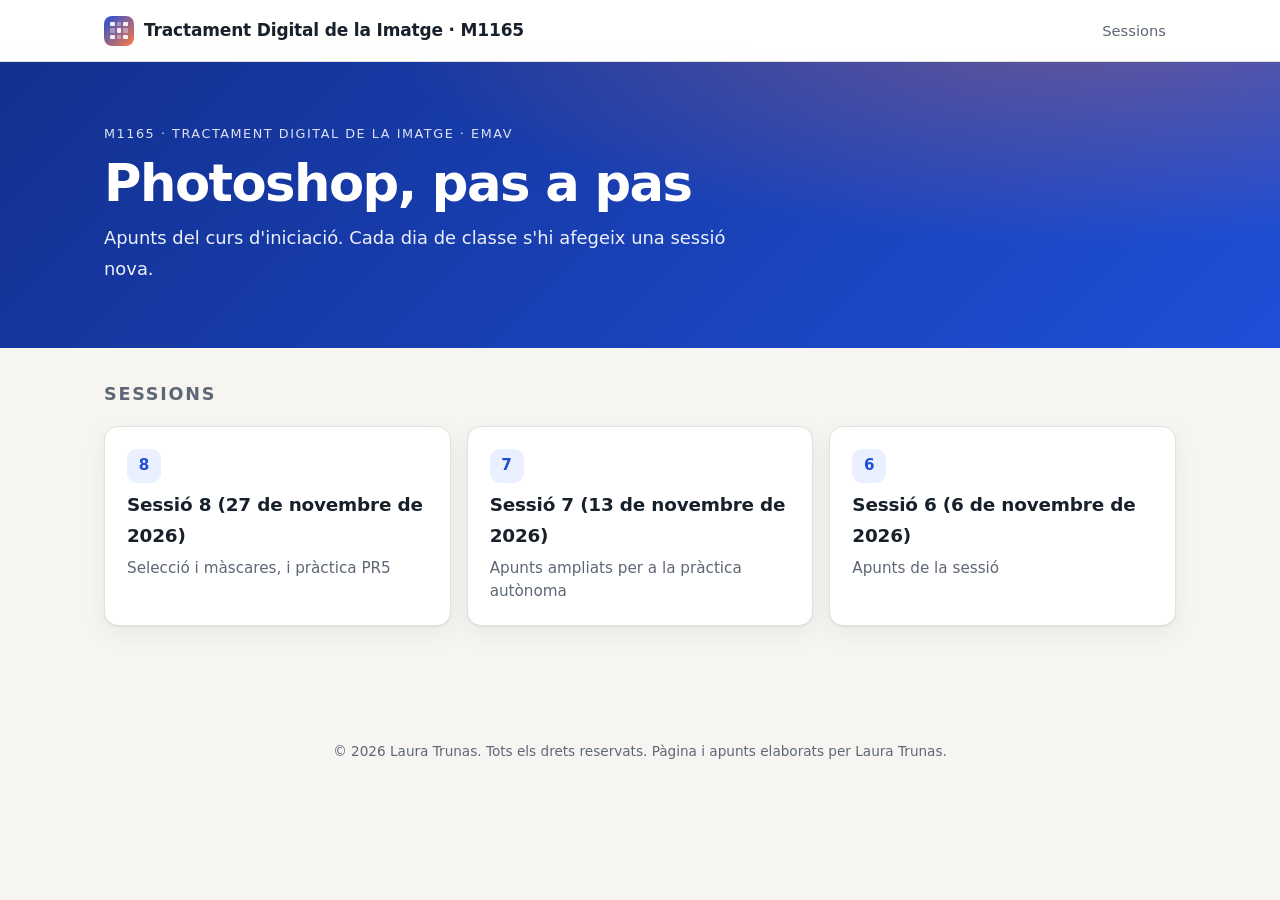
<file: index.html>
<!doctype html>
<html lang="ca"><head><meta charset="utf-8"><meta name="viewport" content="width=device-width,initial-scale=1">
<title>Photoshop · M1165 Tractament Digital de la Imatge</title><link rel="stylesheet" href="style.css"></head>
<body><div class="bar"><div class="in"><a class="brand" href="index.html"><span class="logo"><i></i><i></i><i></i><i></i><i></i><i></i><i></i><i></i><i></i></span> Tractament Digital de la Imatge · M1165</a><span class="sp"></span><a class="nav" href="index.html">Sessions</a></div></div>
<header class="hero"><div class="in"><span class="eyebrow">M1165 · Tractament Digital de la Imatge · EMAV</span>
<h1>Photoshop, pas a pas</h1>
<p>Apunts del curs d'iniciació. Cada dia de classe s'hi afegeix una sessió nova.</p></div></header>
<main class="wrap"><h2 class="sec">Sessions</h2>
<ul class="cards">
<li><a class="card" href="sessio-8.html"><span class="num">8</span><b>Sessió 8 (27 de novembre de 2026)</b><span>Selecció i màscares, i pràctica PR5</span></a></li>
<li><a class="card" href="sessio-7.html"><span class="num">7</span><b>Sessió 7 (13 de novembre de 2026)</b><span>Apunts ampliats per a la pràctica autònoma</span></a></li>
<li><a class="card" href="sessio-6.html"><span class="num">6</span><b>Sessió 6 (6 de novembre de 2026)</b><span>Apunts de la sessió</span></a></li>
</ul></main>
<footer><p class="copy">© 2026 Laura Trunas. Tots els drets reservats. Pàgina i apunts elaborats per Laura Trunas.</p></footer>
</body></html>
</file>
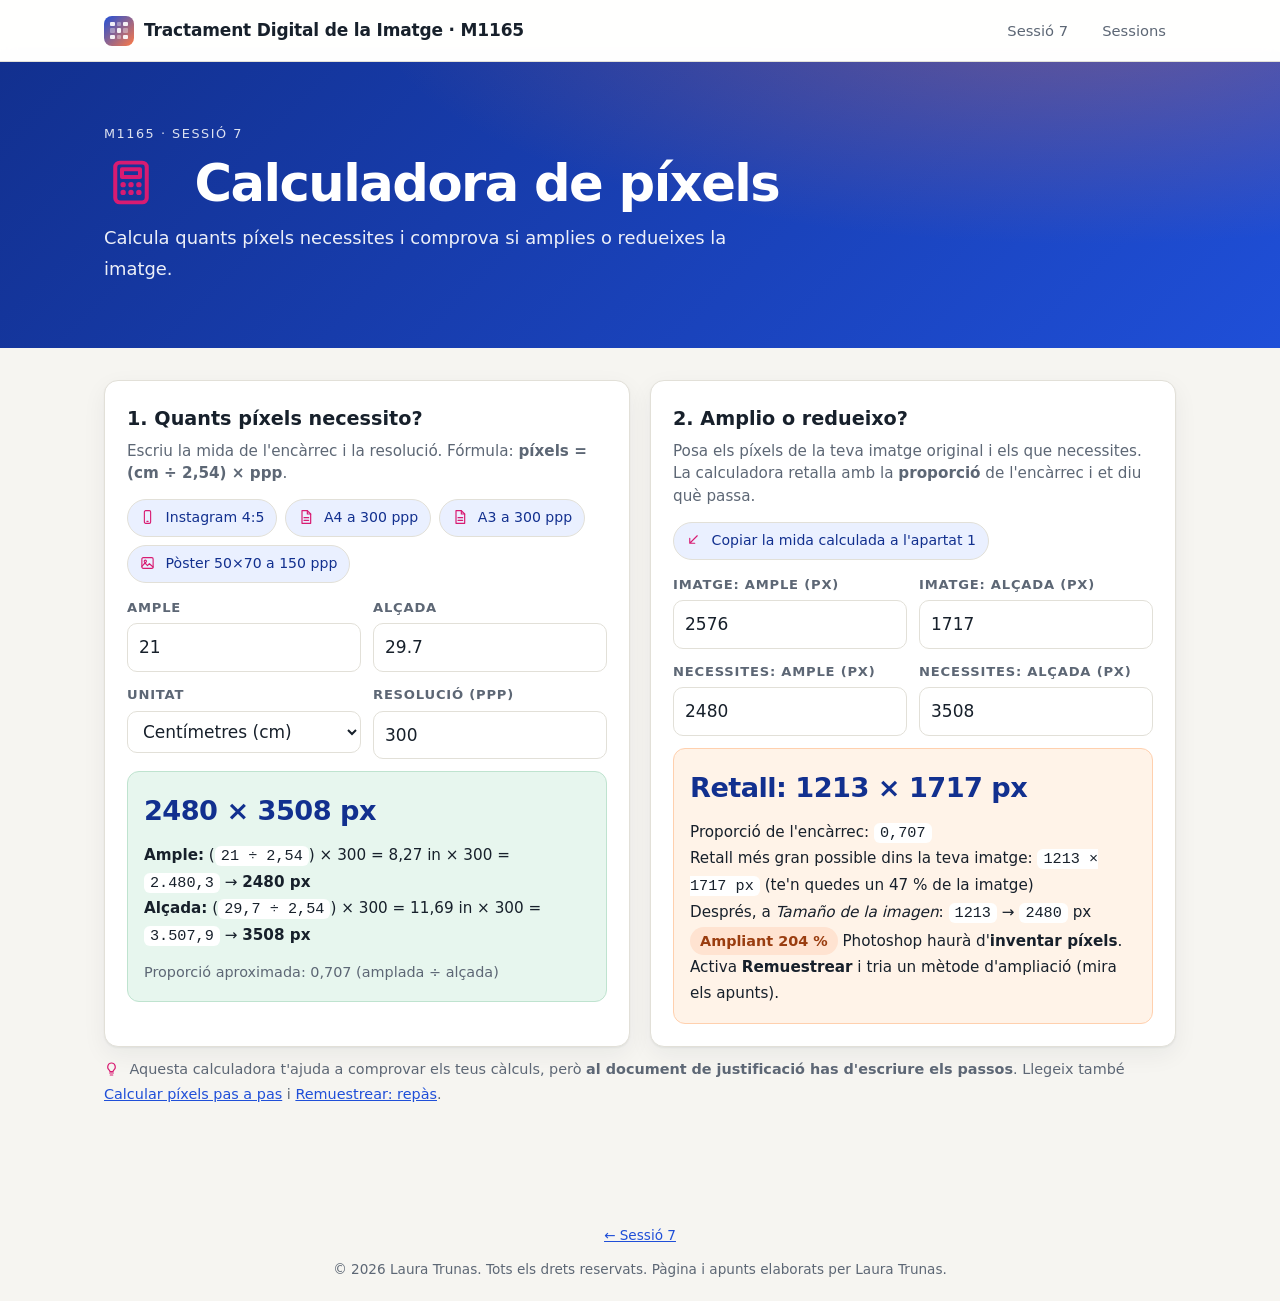
<file: calculadora.html>
<!doctype html>
<html lang="ca"><head><meta charset="utf-8"><meta name="viewport" content="width=device-width,initial-scale=1">
<title>Calculadora de píxels · Photoshop</title><link rel="stylesheet" href="style.css">
<style>
.calc{display:grid;gap:20px;grid-template-columns:repeat(auto-fit,minmax(320px,1fr))}
.panel{background:var(--paper);border:1px solid var(--line);border-radius:var(--radius);box-shadow:var(--shadow);padding:22px}
.panel h3{margin:0 0 4px;font-size:1.2rem}.panel p.q{margin:0 0 14px;color:var(--quiet);font-size:.95rem;line-height:1.5}
.row{display:grid;grid-template-columns:1fr 1fr;gap:12px;margin-bottom:12px}
label{display:block;font-size:.82rem;font-weight:700;text-transform:uppercase;letter-spacing:.06em;color:var(--quiet);margin-bottom:4px}
input,select{width:100%;font:inherit;padding:9px 11px;border:1px solid var(--line);border-radius:10px;background:#fff;color:var(--ink)}
input:focus,select:focus{outline:2px solid var(--brand);border-color:var(--brand)}
.presets{display:flex;flex-wrap:wrap;gap:8px;margin:0 0 14px}
.presets button{font:inherit;font-size:.88rem;padding:6px 12px;border:1px solid var(--line);border-radius:999px;background:var(--tint);color:var(--brand-2);cursor:pointer}
.presets button:hover{border-color:var(--brand)}
.res{margin-top:6px;padding:16px;border-radius:12px;background:var(--ok);border:1px solid #bfe3cf}
.res .big{font-size:1.7rem;font-weight:800;letter-spacing:-.02em;color:var(--brand-2)}
.res .steps{margin:8px 0 0;font-size:.95rem;color:var(--ink);line-height:1.7}
.res .steps code{background:#fff;padding:1px 6px;border-radius:6px}
.res.warn{background:#fff3e8;border-color:#ffd0ae}.res.err{background:#fdecec;border-color:#f3bcbc}
.tag{display:inline-block;padding:2px 10px;border-radius:999px;font-weight:700;font-size:.9rem}
.up{background:#ffe3d1;color:#9a3d10}.down{background:#dcefe3;color:#1d6b3f}.eq{background:var(--tint);color:var(--brand-2)}
.note{color:var(--quiet);font-size:.9rem;margin-top:10px}
.embed .bar,.embed .hero,.embed footer,.embed .note.top{display:none}.embed{background:transparent}.embed .wrap{padding:4px 2px 8px;max-width:none}</style></head>
<body><div class="bar"><div class="in"><a class="brand" href="index.html"><span class="logo"><i></i><i></i><i></i><i></i><i></i><i></i><i></i><i></i><i></i></span> Tractament Digital de la Imatge · M1165</a><span class="sp"></span><a class="nav" href="sessio-7.html">Sessió 7</a><a class="nav" href="index.html">Sessions</a></div></div>
<header class="hero"><div class="in"><span class="eyebrow">M1165 · Sessió 7</span>
<h1><img class="ic" src="svg/ic-calc.svg" alt=""> Calculadora de píxels</h1>
<p>Calcula quants píxels necessites i comprova si amplies o redueixes la imatge.</p></div></header>
<main class="wrap">
<div class="calc">

<section class="panel">
<h3>1. Quants píxels necessito?</h3>
<p class="q">Escriu la mida de l'encàrrec i la resolució. Fórmula: <b>píxels = (cm ÷ 2,54) × ppp</b>.</p>
<div class="presets" id="presets1">
<button data-w="1080" data-h="1350" data-u="px" data-r="72"><img class="ic" src="svg/ic-phone.svg" alt=""> Instagram 4:5</button>
<button data-w="21" data-h="29.7" data-u="cm" data-r="300"><img class="ic" src="svg/ic-doc.svg" alt=""> A4 a 300 ppp</button>
<button data-w="29.7" data-h="42" data-u="cm" data-r="300"><img class="ic" src="svg/ic-doc.svg" alt=""> A3 a 300 ppp</button>
<button data-w="50" data-h="70" data-u="cm" data-r="150"><img class="ic" src="svg/ic-image.svg" alt=""> Pòster 50×70 a 150 ppp</button>
</div>
<div class="row"><div><label for="w1">Ample</label><input id="w1" type="number" min="0" step="any" value="21"></div><div><label for="h1">Alçada</label><input id="h1" type="number" min="0" step="any" value="29.7"></div></div>
<div class="row"><div><label for="u1">Unitat</label><select id="u1"><option value="cm" selected>Centímetres (cm)</option><option value="mm">Mil·límetres (mm)</option><option value="in">Polzades (in)</option><option value="px">Píxels (px)</option></select></div><div><label for="r1">Resolució (ppp)</label><input id="r1" type="number" min="1" step="any" value="300"></div></div>
<div class="res" id="out1"></div>
</section>

<section class="panel">
<h3>2. Amplio o redueixo?</h3>
<p class="q">Posa els píxels de la teva imatge original i els que necessites. La calculadora retalla amb la <b>proporció</b> de l'encàrrec i et diu què passa.</p>
<div class="presets"><button id="useA"><img class="ic" src="svg/ic-arrow.svg" alt=""> Copiar la mida calculada a l'apartat 1</button></div>
<div class="row"><div><label for="sw">Imatge: ample (px)</label><input id="sw" type="number" min="1" step="1" value="2576"></div><div><label for="sh">Imatge: alçada (px)</label><input id="sh" type="number" min="1" step="1" value="1717"></div></div>
<div class="row"><div><label for="tw">Necessites: ample (px)</label><input id="tw" type="number" min="1" step="1" value="2480"></div><div><label for="th">Necessites: alçada (px)</label><input id="th" type="number" min="1" step="1" value="3508"></div></div>
<div class="res" id="out2"></div>
</section>

</div>
<p class="note"><img class="ic" src="svg/ic-bulb.svg" alt=""> Aquesta calculadora t'ajuda a comprovar els teus càlculs, però <b>al document de justificació has d'escriure els passos</b>. Llegeix també <a href="page.html?p=calcul-pixels">Calcular píxels pas a pas</a> i <a href="page.html?p=remuestrear-repas">Remuestrear: repàs</a>.</p>
</main>
<footer><a href="sessio-7.html">← Sessió 7</a><p class="copy">© 2026 Laura Trunas. Tots els drets reservats. Pàgina i apunts elaborats per Laura Trunas.</p></footer>
<script>
const $=id=>document.getElementById(id);
const fmt=(n,d=2)=>Number(n.toFixed(d)).toLocaleString('ca-ES',{maximumFractionDigits:d});
const UN={cm:'cm',mm:'mm','in':'polzades',px:'px'};
function toPx(v,u,ppp){ if(u==='px')return v; let inch=u==='cm'?v/2.54:u==='mm'?v/25.4:v; return inch*ppp; }
function calc1(){
  const w=parseFloat($('w1').value),h=parseFloat($('h1').value),u=$('u1').value,r=parseFloat($('r1').value),o=$('out1');
  if(!(w>0&&h>0&&r>0)){o.className='res err';o.innerHTML='Escriu valors més grans que zero.';return null;}
  const pw=Math.round(toPx(w,u,r)),ph=Math.round(toPx(h,u,r));
  o.className='res';
  let steps='';
  if(u==='px'){steps=`La mida ja és en píxels: no cal calcular res.<br>Resolució: <code>${fmt(r,0)} ppp</code> (a Photoshop, <i>Tamaño de la imagen</i>).`;}
  else{
    const f=x=>u==='cm'?`${fmt(x)} ÷ 2,54`:u==='mm'?`${fmt(x)} ÷ 25,4`:`${fmt(x)}`;
    const iw=u==='cm'?w/2.54:u==='mm'?w/25.4:w, ih=u==='cm'?h/2.54:u==='mm'?h/25.4:h;
    steps=`<b>Ample:</b> (<code>${f(w)}</code>) × ${fmt(r,0)} = ${fmt(iw)} in × ${fmt(r,0)} = <code>${fmt(iw*r,1)}</code> → <b>${pw} px</b><br><b>Alçada:</b> (<code>${f(h)}</code>) × ${fmt(r,0)} = ${fmt(ih)} in × ${fmt(r,0)} = <code>${fmt(ih*r,1)}</code> → <b>${ph} px</b>`;
  }
  o.innerHTML=`<div class="big">${pw} × ${ph} px</div><div class="steps">${steps}</div><div class="note">Proporció aproximada: ${fmt(pw/ph,3)} (amplada ÷ alçada)</div>`;
  return {pw,ph};
}
function calc2(){
  const sw=parseFloat($('sw').value),sh=parseFloat($('sh').value),tw=parseFloat($('tw').value),th=parseFloat($('th').value),o=$('out2');
  if(!(sw>0&&sh>0&&tw>0&&th>0)){o.className='res err';o.innerHTML='Escriu valors més grans que zero.';return;}
  const tr=tw/th; let cw,ch;
  if(sw/sh>tr){ch=sh;cw=sh*tr;}else{cw=sw;ch=sw/tr;}
  cw=Math.floor(cw);ch=Math.floor(ch);
  const sc=tw/cw*100; let cls,txt,adv;
  if(Math.abs(sc-100)<0.5){cls='eq';txt='Mateixa mida';adv='No cal remuestrear.';}
  else if(sc>100){cls='up';txt=`Ampliant ${fmt(sc,0)} %`;adv='Photoshop haurà d\'<b>inventar píxels</b>. Activa <b>Remuestrear</b> i tria un mètode d\'ampliació (mira els apunts).';}
  else{cls='down';txt=`Reduint a ${fmt(sc,0)} %`;adv='No hi ha problema de qualitat. Tria un mètode de <b>reducció</b>.';}
  const lost=(1-(cw*ch)/(sw*sh))*100;
  $('out2').className='res'+(sc>100?' warn':'');
  $('out2').innerHTML=`<div class="big">Retall: ${cw} × ${ch} px</div><div class="steps">Proporció de l'encàrrec: <code>${fmt(tr,3)}</code><br>Retall més gran possible dins la teva imatge: <code>${cw} × ${ch} px</code> (te'n quedes un ${fmt(100-lost,0)} % de la imatge)<br>Després, a <i>Tamaño de la imagen</i>: <code>${cw}</code> → <code>${tw}</code> px<br><span class="tag ${cls}">${txt}</span> ${adv}</div>`;
}
function update(){calc1();calc2();}
document.querySelectorAll('#presets1 button').forEach(b=>b.addEventListener('click',()=>{
  $('w1').value=b.dataset.w;$('h1').value=b.dataset.h;$('u1').value=b.dataset.u;$('r1').value=b.dataset.r;
  const r=calc1();if(r){$('tw').value=r.pw;$('th').value=r.ph;}calc2();}));
$('useA').addEventListener('click',()=>{const r=calc1();if(r){$('tw').value=r.pw;$('th').value=r.ph;}calc2();});
['w1','h1','u1','r1','sw','sh','tw','th'].forEach(id=>$(id).addEventListener('input',()=>{ if(['w1','h1','u1','r1'].includes(id)){calc1();}calc2();}));
if(/[?&]embed=1/.test(location.search))document.body.classList.add('embed');
function sendH(){if(parent!==window)parent.postMessage({calcH:document.documentElement.scrollHeight},'*');}
addEventListener('load',sendH);addEventListener('resize',sendH);
document.addEventListener('input',()=>setTimeout(sendH,30));document.addEventListener('click',()=>setTimeout(sendH,30));
update();sendH();
</script>
</body></html>
</file>
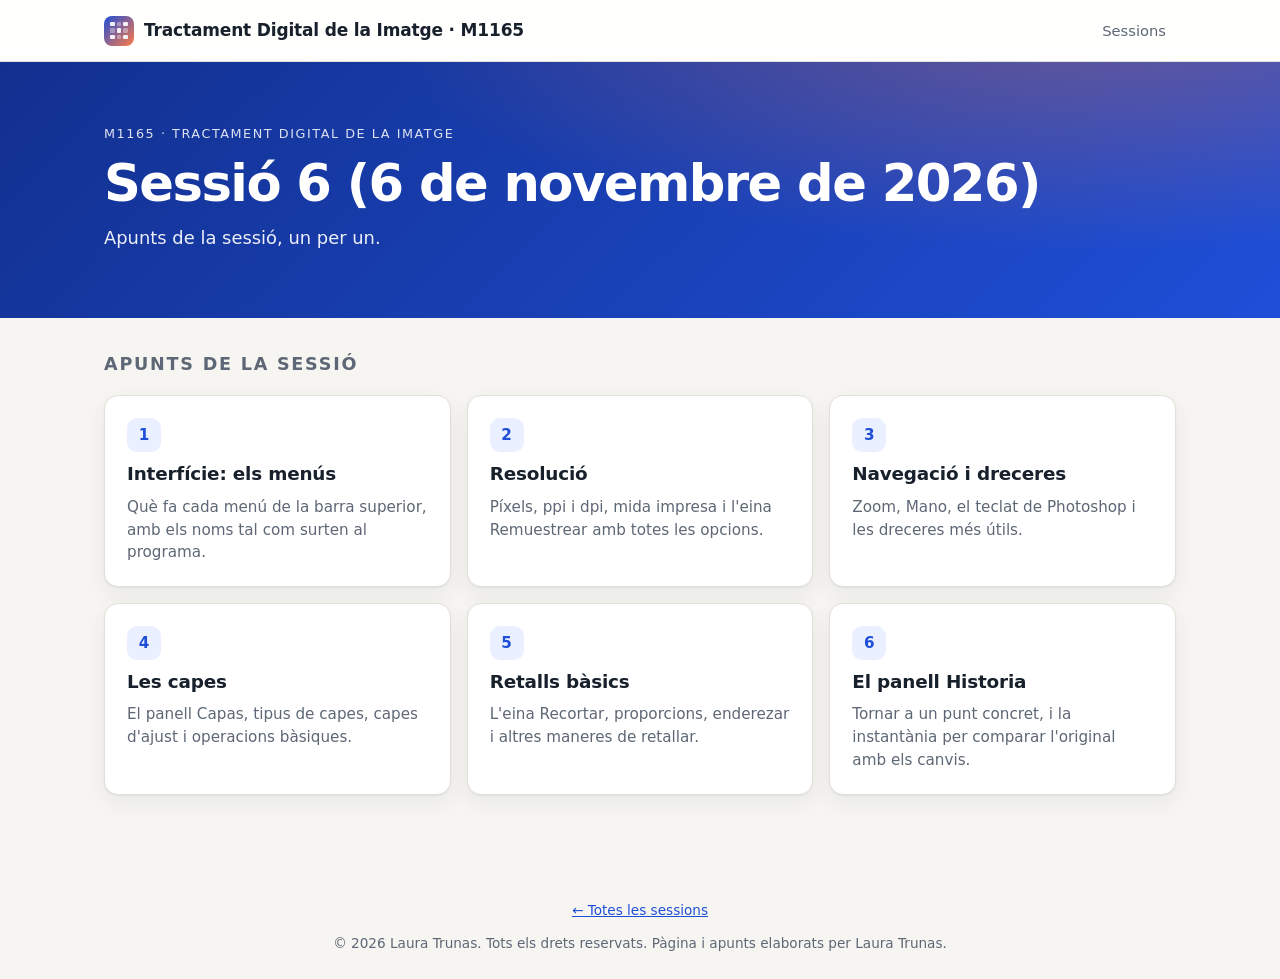
<file: sessio-6.html>
<!doctype html>
<html lang="ca"><head><meta charset="utf-8"><meta name="viewport" content="width=device-width,initial-scale=1">
<title>Sessió 6 (6 de novembre de 2026) · Photoshop</title><link rel="stylesheet" href="style.css"></head>
<body><div class="bar"><div class="in"><a class="brand" href="index.html"><span class="logo"><i></i><i></i><i></i><i></i><i></i><i></i><i></i><i></i><i></i></span> Tractament Digital de la Imatge · M1165</a><span class="sp"></span><a class="nav" href="index.html">Sessions</a></div></div>
<header class="hero"><div class="in"><span class="eyebrow">M1165 · Tractament Digital de la Imatge</span>
<h1>Sessió 6 (6 de novembre de 2026)</h1>
<p>Apunts de la sessió, un per un.</p></div></header>
<main class="wrap"><h2 class="sec">Apunts de la sessió</h2>
<ul class="cards">
<li><a class="card" href="page.html?p=interficie"><span class="num">1</span><b>Interfície: els menús</b><span>Què fa cada menú de la barra superior, amb els noms tal com surten al programa.</span></a></li>
<li><a class="card" href="page.html?p=resolucio"><span class="num">2</span><b>Resolució</b><span>Píxels, ppi i dpi, mida impresa i l'eina Remuestrear amb totes les opcions.</span></a></li>
<li><a class="card" href="page.html?p=navegacio-dreceres"><span class="num">3</span><b>Navegació i dreceres</b><span>Zoom, Mano, el teclat de Photoshop i les dreceres més útils.</span></a></li>
<li><a class="card" href="page.html?p=capes"><span class="num">4</span><b>Les capes</b><span>El panell Capas, tipus de capes, capes d'ajust i operacions bàsiques.</span></a></li>
<li><a class="card" href="page.html?p=retalls"><span class="num">5</span><b>Retalls bàsics</b><span>L'eina Recortar, proporcions, enderezar i altres maneres de retallar.</span></a></li>
<li><a class="card" href="page.html?p=historia"><span class="num">6</span><b>El panell Historia</b><span>Tornar a un punt concret, i la instantània per comparar l'original amb els canvis.</span></a></li>
</ul></main>
<footer><a href="index.html">← Totes les sessions</a><p class="copy">© 2026 Laura Trunas. Tots els drets reservats. Pàgina i apunts elaborats per Laura Trunas.</p></footer>
</body></html>
</file>
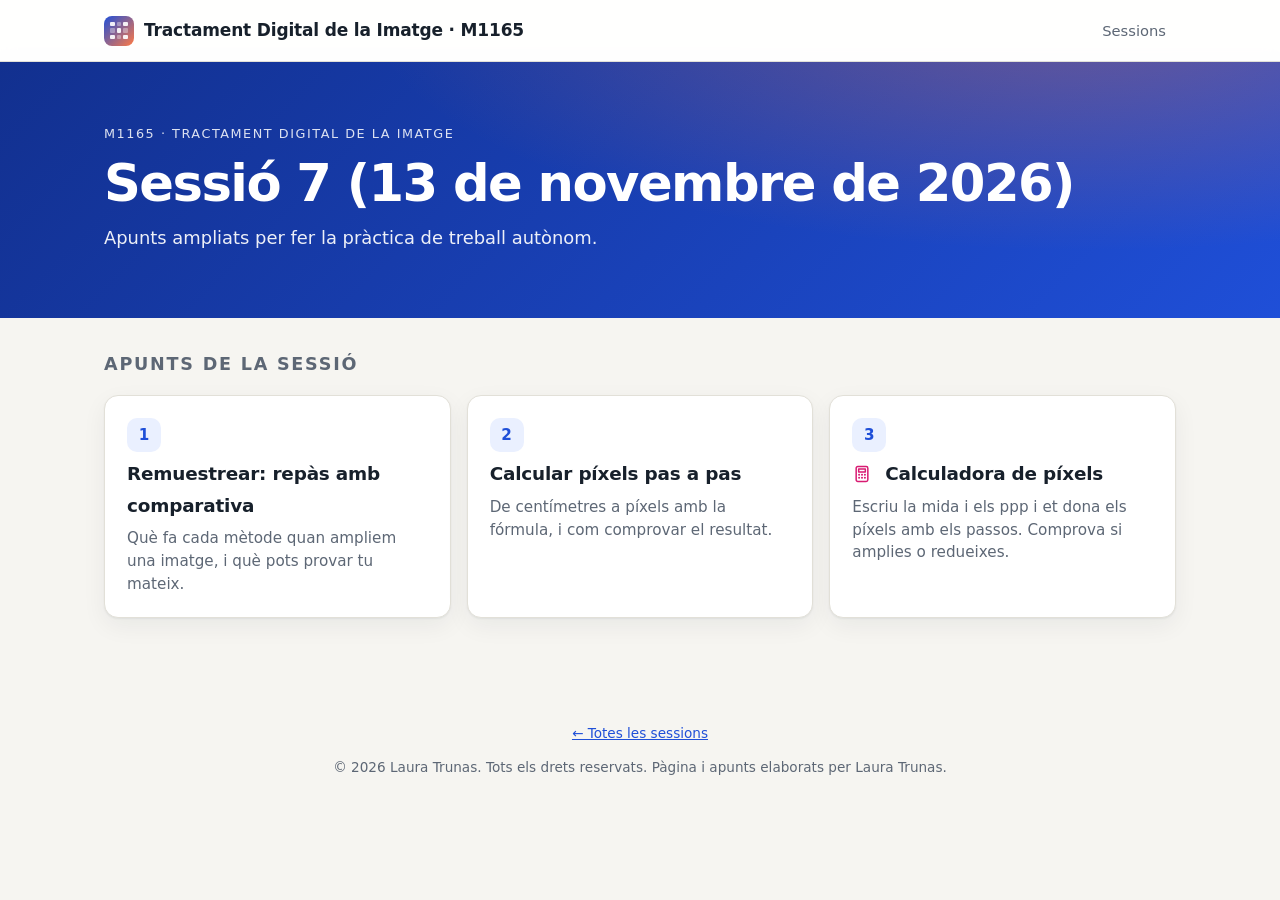
<file: sessio-7.html>
<!doctype html>
<html lang="ca"><head><meta charset="utf-8"><meta name="viewport" content="width=device-width,initial-scale=1">
<title>Sessió 7 (13 de novembre de 2026) · Photoshop</title><link rel="stylesheet" href="style.css"></head>
<body><div class="bar"><div class="in"><a class="brand" href="index.html"><span class="logo"><i></i><i></i><i></i><i></i><i></i><i></i><i></i><i></i><i></i></span> Tractament Digital de la Imatge · M1165</a><span class="sp"></span><a class="nav" href="index.html">Sessions</a></div></div>
<header class="hero"><div class="in"><span class="eyebrow">M1165 · Tractament Digital de la Imatge</span>
<h1>Sessió 7 (13 de novembre de 2026)</h1>
<p>Apunts ampliats per fer la pràctica de treball autònom.</p></div></header>
<main class="wrap"><h2 class="sec">Apunts de la sessió</h2><ul class="cards">
<li><a class="card" href="page.html?p=remuestrear-repas"><span class="num">1</span><b>Remuestrear: repàs amb comparativa</b><span>Què fa cada mètode quan ampliem una imatge, i què pots provar tu mateix.</span></a></li>
<li><a class="card" href="page.html?p=calcul-pixels"><span class="num">2</span><b>Calcular píxels pas a pas</b><span>De centímetres a píxels amb la fórmula, i com comprovar el resultat.</span></a></li>
<li><a class="card" href="calculadora.html"><span class="num">3</span><b><img class="ic" src="svg/ic-calc.svg" alt=""> Calculadora de píxels</b><span>Escriu la mida i els ppp i et dona els píxels amb els passos. Comprova si amplies o redueixes.</span></a></li>
</ul></main>
<footer><a href="index.html">← Totes les sessions</a><p class="copy">© 2026 Laura Trunas. Tots els drets reservats. Pàgina i apunts elaborats per Laura Trunas.</p></footer>
</body></html>
</file>
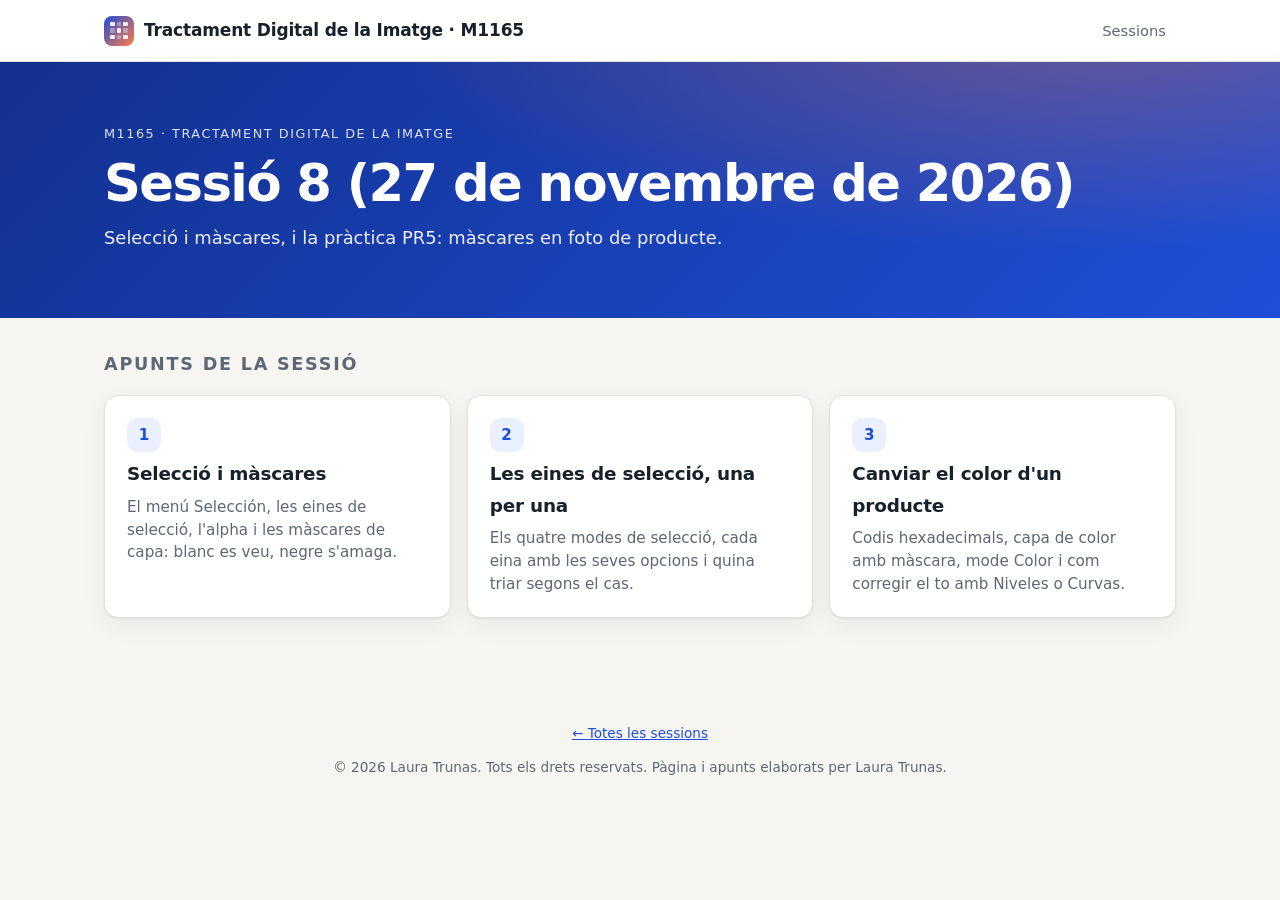
<file: sessio-8.html>
<!doctype html>
<html lang="ca"><head><meta charset="utf-8"><meta name="viewport" content="width=device-width,initial-scale=1">
<title>Sessió 8 (27 de novembre de 2026) · Photoshop</title><link rel="stylesheet" href="style.css"></head>
<body><div class="bar"><div class="in"><a class="brand" href="index.html"><span class="logo"><i></i><i></i><i></i><i></i><i></i><i></i><i></i><i></i><i></i></span> Tractament Digital de la Imatge · M1165</a><span class="sp"></span><a class="nav" href="index.html">Sessions</a></div></div>
<header class="hero"><div class="in"><span class="eyebrow">M1165 · Tractament Digital de la Imatge</span>
<h1>Sessió 8 (27 de novembre de 2026)</h1>
<p>Selecció i màscares, i la pràctica PR5: màscares en foto de producte.</p></div></header>
<main class="wrap"><h2 class="sec">Apunts de la sessió</h2><ul class="cards">
<li><a class="card" href="page.html?p=seleccio-mascares"><span class="num">1</span><b>Selecció i màscares</b><span>El menú Selección, les eines de selecció, l'alpha i les màscares de capa: blanc es veu, negre s'amaga.</span></a></li>
<li><a class="card" href="page.html?p=eines-seleccio"><span class="num">2</span><b>Les eines de selecció, una per una</b><span>Els quatre modes de selecció, cada eina amb les seves opcions i quina triar segons el cas.</span></a></li>
<li><a class="card" href="page.html?p=color-producte"><span class="num">3</span><b>Canviar el color d'un producte</b><span>Codis hexadecimals, capa de color amb màscara, mode Color i com corregir el to amb Niveles o Curvas.</span></a></li>
</ul></main>
<footer><a href="index.html">← Totes les sessions</a><p class="copy">© 2026 Laura Trunas. Tots els drets reservats. Pàgina i apunts elaborats per Laura Trunas.</p></footer>
</body></html>
</file>
<file: style.css>
:root{
  --bg:#f6f5f1;--paper:#fff;--ink:#17202b;--quiet:#5d6775;--line:#e2e0d8;
  --brand:#1f4fd8;--brand-2:#12308f;--tint:#eaf0ff;--warm:#ff7a45;--ok:#e7f6ee;
  --radius:14px;--shadow:0 1px 2px rgba(20,30,50,.06),0 8px 24px rgba(20,30,50,.06);
}
*{box-sizing:border-box}
html{scroll-behavior:smooth}
body{margin:0;background:var(--bg);color:var(--ink);font:17px/1.7 "Inter",system-ui,-apple-system,"Segoe UI",Roboto,sans-serif;-webkit-font-smoothing:antialiased}
a{color:var(--brand)}
/* top bar */
.bar{position:sticky;top:0;z-index:10;background:rgba(255,255,255,.92);backdrop-filter:blur(8px);border-bottom:1px solid var(--line)}
.bar .in{max-width:1120px;margin:0 auto;padding:12px 24px;display:flex;align-items:center;gap:14px}
.brand{display:flex;align-items:center;gap:10px;color:var(--ink);text-decoration:none;font-weight:700;letter-spacing:-.01em}
.logo{width:30px;height:30px;border-radius:8px;background:linear-gradient(135deg,var(--brand),var(--warm));display:grid;grid-template-columns:repeat(3,1fr);grid-template-rows:repeat(3,1fr);gap:2px;padding:6px}
.logo i{background:rgba(255,255,255,.9);border-radius:1px}
.logo i:nth-child(2n){background:rgba(255,255,255,.35)}
.bar .sp{flex:1}
.bar a.nav{font-size:.92rem;color:var(--quiet);text-decoration:none;padding:6px 10px;border-radius:8px}
.bar a.nav:hover{background:var(--tint);color:var(--brand)}
/* hero */
.hero{background:radial-gradient(1200px 400px at 85% -20%,rgba(255,122,69,.35),transparent 60%),linear-gradient(135deg,var(--brand-2),var(--brand));color:#fff}
.hero .in{max-width:1120px;margin:0 auto;padding:56px 24px 64px}
.hero .eyebrow{display:inline-block;font-size:.8rem;letter-spacing:.12em;text-transform:uppercase;opacity:.85;margin-bottom:10px}
.hero h1{font:800 clamp(2rem,5vw,3.2rem)/1.1 "Inter",system-ui,sans-serif;letter-spacing:-.03em;margin:0 0 12px;border:0}
.hero p{max-width:640px;font-size:1.12rem;opacity:.92;margin:0}
.hero .chip{display:inline-block;margin-top:20px;background:rgba(255,255,255,.16);border:1px solid rgba(255,255,255,.3);padding:6px 14px;border-radius:999px;font-size:.9rem}
/* layout */
.wrap{max-width:1120px;margin:0 auto;padding:32px 24px 80px}
.cards{list-style:none;padding:0;margin:0;display:grid;gap:16px;grid-template-columns:repeat(auto-fill,minmax(260px,1fr))}
.card{display:flex;flex-direction:column;gap:6px;height:100%;padding:22px;background:var(--paper);border:1px solid var(--line);border-radius:var(--radius);box-shadow:var(--shadow);text-decoration:none;color:var(--ink);transition:transform .15s,border-color .15s}
.card:hover{transform:translateY(-3px);border-color:var(--brand)}
.card .num{width:34px;height:34px;border-radius:10px;background:var(--tint);color:var(--brand);font-weight:800;display:grid;place-items:center}
.card b{font-size:1.15rem;letter-spacing:-.01em}
.card span{color:var(--quiet);font-size:.95rem;line-height:1.5}
h2.sec{font-size:1.1rem;text-transform:uppercase;letter-spacing:.1em;color:var(--quiet);margin:0 0 16px}
/* article */
.layout{display:grid;grid-template-columns:240px minmax(0,1fr);gap:40px;align-items:start}
.toc{position:sticky;top:76px;max-height:calc(100vh - 100px);overflow:auto;font-size:.9rem;padding-right:8px}
.toc b{display:block;text-transform:uppercase;letter-spacing:.1em;font-size:.75rem;color:var(--quiet);margin-bottom:8px}
.toc a{display:block;padding:5px 10px;border-left:2px solid var(--line);color:var(--quiet);text-decoration:none;line-height:1.35}
.toc a:hover,.toc a.on{border-color:var(--brand);color:var(--brand);background:var(--tint)}
article{background:var(--paper);border:1px solid var(--line);border-radius:var(--radius);box-shadow:var(--shadow);padding:40px 44px}
article h1{font:800 2.2rem/1.15 "Inter",system-ui,sans-serif;letter-spacing:-.03em;margin:0 0 .6em}
article h2{font-size:1.5rem;letter-spacing:-.02em;margin:2.2em 0 .5em;padding:0 0 .35em;border-bottom:2px solid var(--tint);scroll-margin-top:80px}
article h3{font-size:1.15rem;margin:1.7em 0 .3em;color:var(--brand-2);scroll-margin-top:80px}
article p,article li{max-width:70ch}
article li{margin:.25em 0}
article img{display:block;max-width:100%;height:auto;margin:1.4em auto;border:1px solid var(--line);border-radius:12px;padding:12px;background:#fff}
article blockquote{margin:1.2em 0;padding:14px 20px;background:var(--tint);border-left:4px solid var(--brand);border-radius:0 12px 12px 0}
article blockquote p{margin:0}
article table{border-collapse:separate;border-spacing:0;width:100%;margin:1.3em 0;font-size:.95rem;display:block;overflow-x:auto;border:1px solid var(--line);border-radius:12px}
article th,article td{padding:10px 14px;text-align:left;vertical-align:top;border-bottom:1px solid var(--line)}
article th{background:var(--tint);color:var(--brand-2);font-weight:700;white-space:nowrap}
article tr:last-child td{border-bottom:0}
article tbody tr:nth-child(even) td{background:#fafaf7}
article strong{font-weight:650}
article code{background:#f0efea;padding:1px 6px;border-radius:5px;font-size:.9em}
.pager{display:flex;justify-content:space-between;gap:12px;margin-top:28px}
.pager a{flex:1;padding:14px 18px;background:var(--paper);border:1px solid var(--line);border-radius:12px;text-decoration:none;color:var(--ink);box-shadow:var(--shadow)}
.pager a small{display:block;color:var(--quiet);font-size:.8rem;text-transform:uppercase;letter-spacing:.08em}
.pager a:hover{border-color:var(--brand)}
.pager a.next{text-align:right}
footer{text-align:center;color:var(--quiet);font-size:.85rem;padding:24px}
@media(max-width:900px){.layout{grid-template-columns:1fr}.toc{display:none}article{padding:24px 20px}}
@media print{.bar,.toc,.pager,footer{display:none}article{border:0;box-shadow:none;padding:0}}

footer .copy{margin:10px 0 0}
article img{max-height:640px;width:auto;max-width:100%}

article img.ic,img.ic{width:1.05em;height:1.05em;vertical-align:-.17em;margin:0 .4em 0 0;border:0;border-radius:0;box-shadow:none;background:none;padding:0;display:inline}
button img.ic{width:1.1em;height:1.1em}
</file>
